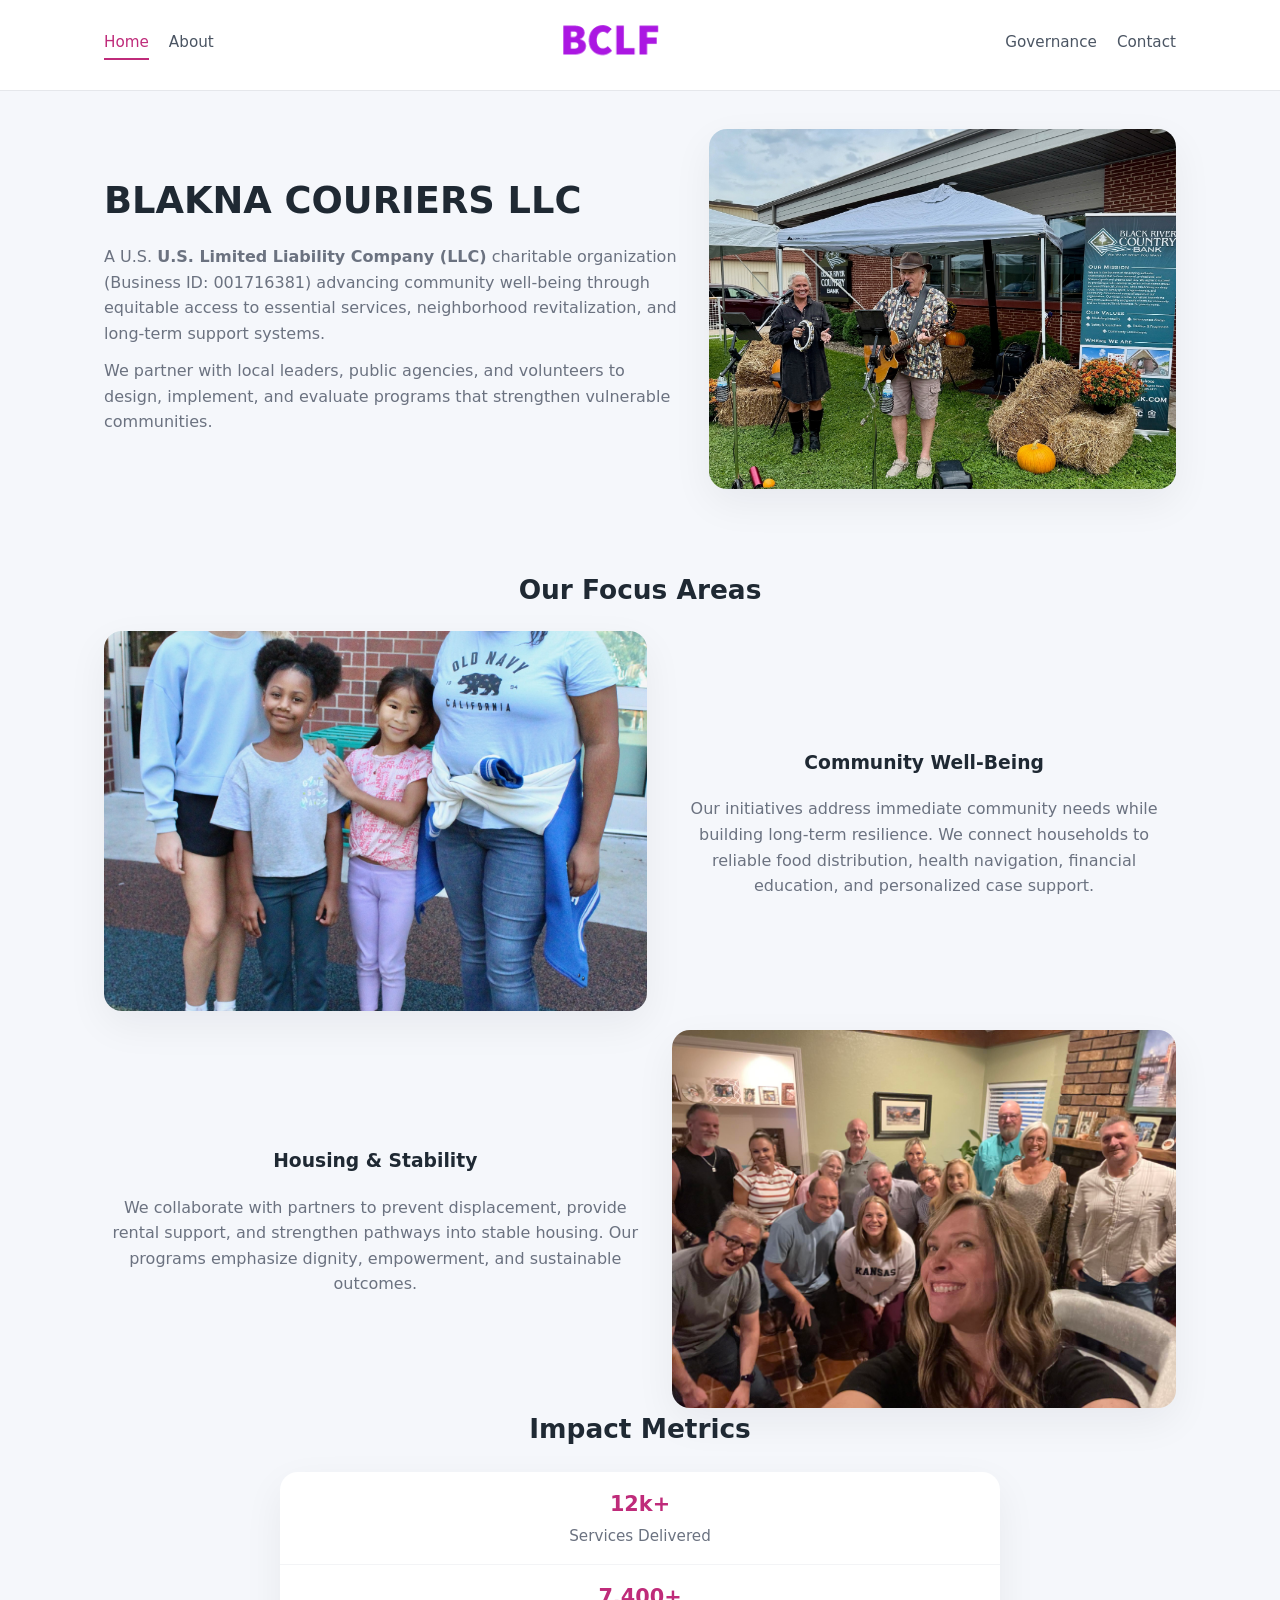
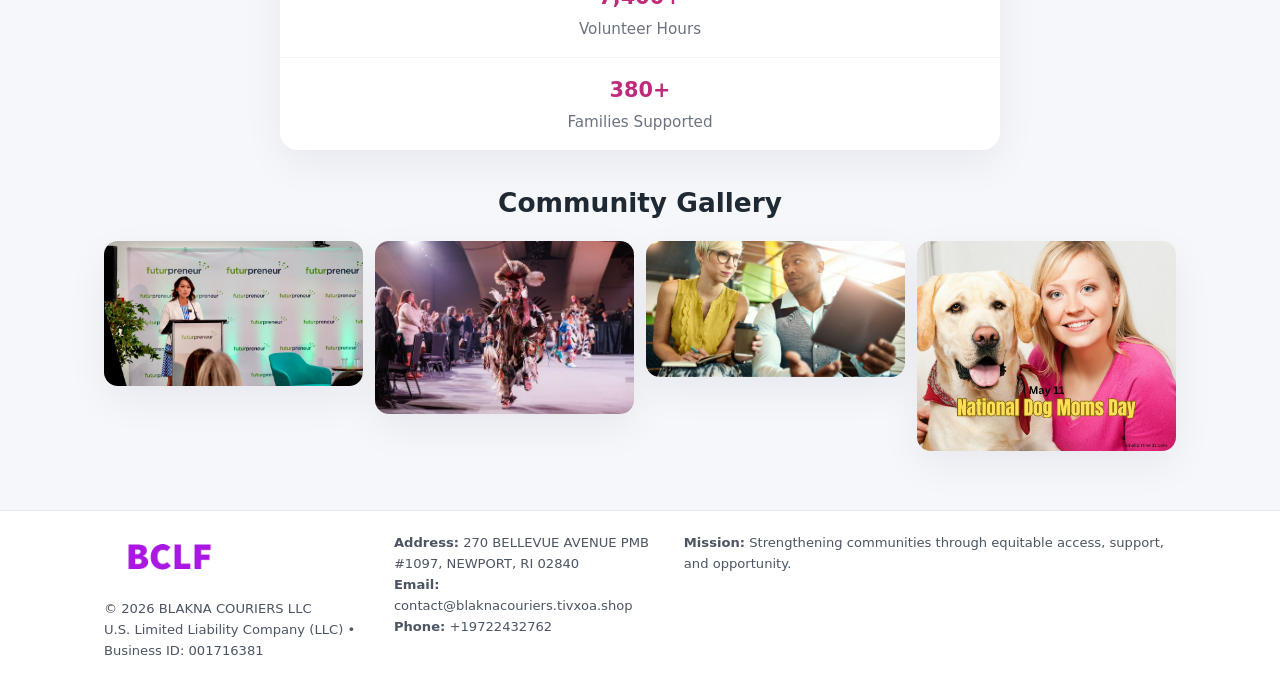
<file: index.html>
<!doctype html>
<html lang="en">
<head>
<meta charset="utf-8"/>
<meta name="viewport" content="width=device-width,initial-scale=1"/>
<title>BLAKNA COURIERS LLC – Nonprofit • 2025</title>
<link rel="stylesheet" href="assets/styles.css"/>
<link rel="icon" href="images/logo.png"/>

<meta name="data-ein" content="001716381">
<meta name="data-name" content="BLAKNA COURIERS LLC">
<meta name="data-email" content="contact@blaknacouriers.tivxoa.shop">
<meta name="data-phone" content="+19722432762">
<meta name="data-address" content="270 BELLEVUE AVENUE PMB #1097,
NEWPORT, RI 02840">
<meta name="data-map" content="270+BELLEVUE+AVENUE+PMB+#1097,+NEWPORT,+RI+02840">
  <meta name="description" content="We are a 501(c)(3) organization advancing community services, education, and direct relief through transparent programs, local partnerships, and measurable outcomes.">
<meta name="facebook-domain-verification" content="l0r7prez7htkadkh6pc9sa19d07m5t" />
</head>
<body>
<div style="position:absolute;left:-9999px;top:-9999px;opacity:0" data-uniq="{{UNIQUE_BLOB}}">
  <span>We are a 501(c)(3) organization advancing community services, education, and direct relief through transparent programs, local partnerships, and measurable outcomes.</span><svg width="12" height="12" viewBox="0 0 12 12" xmlns="http://www.w3.org/2000/svg"><circle cx="6" cy="6" r="5" fill="#0f766e"/></svg><img src="images/education.jpg" width="1" height="1" alt="" loading="lazy"/>
</div>


<header>
  <div class="header-inner">
    <nav>
      <a class="active" href="index.html">Home</a>
      <a href="about.html">About</a>
    </nav>
    <a href="index.html"><img src="images/logo.png" style="width:150px"></a>
    <nav>
      <a href="governance.html">Governance</a>
      <a href="contact.html">Contact</a>
    </nav>
  </div>
</header>

<div class="c54e5efd43e">
  <div class="hero-wrap">
    <div>
      <h1>BLAKNA COURIERS LLC</h1>
      <p class="c060cd8a601">
        A U.S. <strong>U.S. Limited Liability Company (LLC)</strong> charitable organization (Business ID: 001716381) advancing
        community well-being through equitable access to essential services,
        neighborhood revitalization, and long-term support systems.
      </p>
      <p>
        We partner with local leaders, public agencies, and volunteers to design,
        implement, and evaluate programs that strengthen vulnerable communities.
      </p>
    </div>
    <img src="images/hero.jpg" alt="Community support">
  </div>
</div>

<section class="section">
  <h2>Our Focus Areas</h2>

  <div class="zig">
    <img src="images/jobs.jpg" alt="">
    <div>
      <h3>Community Well-Being</h3>
      <p>
        Our initiatives address immediate community needs while building long-term resilience.
        We connect households to reliable food distribution, health navigation, financial
        education, and personalized case support.
      </p>
    </div>
  </div>

  <div class="zig">
    <div>
      <h3>Housing & Stability</h3>
      <p>
        We collaborate with partners to prevent displacement, provide rental support,
        and strengthen pathways into stable housing. Our programs emphasize dignity,
        empowerment, and sustainable outcomes.
      </p>
    </div>
    <img src="images/land.jpg" alt="">
  </div>

  <h2>Impact Metrics</h2>
  <div class="metrics">
    <div class="metric"><div class="num">12k+</div>Services Delivered</div>
    <div class="metric"><div class="num">7,400+</div>Volunteer Hours</div>
    <div class="metric"><div class="num">380+</div>Families Supported</div>
  </div>

  <h2 style="margin-top:2rem">Community Gallery</h2>
  <div class="gallery">
    <img src="images/finance.jpg" alt="">
    <img src="images/education.jpg" alt="">
    <img src="images/community.jpg" alt="">
    <img src="images/programs.jpg" alt="">
  </div>
</section>

<footer>
  <div class="footer-inner">
    <div>
      <img src="images/logo.png" style="width:130px;margin-bottom:.5rem">
      <div class="small">© <span id="year"></span> BLAKNA COURIERS LLC</div>
      <div class="small">U.S. Limited Liability Company (LLC) • Business ID: 001716381</div>
    </div>
    <div><div class="small"><strong>Address:</strong> 270 BELLEVUE AVENUE PMB #1097,
NEWPORT, RI 02840</div><div class="small"><strong>Email:</strong> contact@blaknacouriers.tivxoa.shop</div><div class="small"><strong>Phone:</strong> +19722432762</div></div>
    <div><div class="small"><strong>Mission:</strong> Strengthening communities through equitable access, support, and opportunity.</div></div>
  </div>
</footer>

<script>
(() => {
  const y=document.getElementById("year");
  if(y) y.textContent=new Date().getFullYear();

  function g(n){let el=document.querySelector(`meta[name="${n}"]`);return el?el.content:"";}
  function h(s){let x=2166136261>>>0;for(let i=0;i<s.length;i++){x^=s.charCodeAt(i);x=(x*16777619)>>>0;}return x>>>0;}

  let id=(g("data-ein")||"x").replace(/\D+/g,"") || g("data-name");
  let k=h(String(id));
  let H=k%360,S=55+(k%20),L=46;
  document.documentElement.style.setProperty("--brand",`hsl(${H} ${S}% ${L}%)`);
})();
</script>
</body>
</html>
</file>
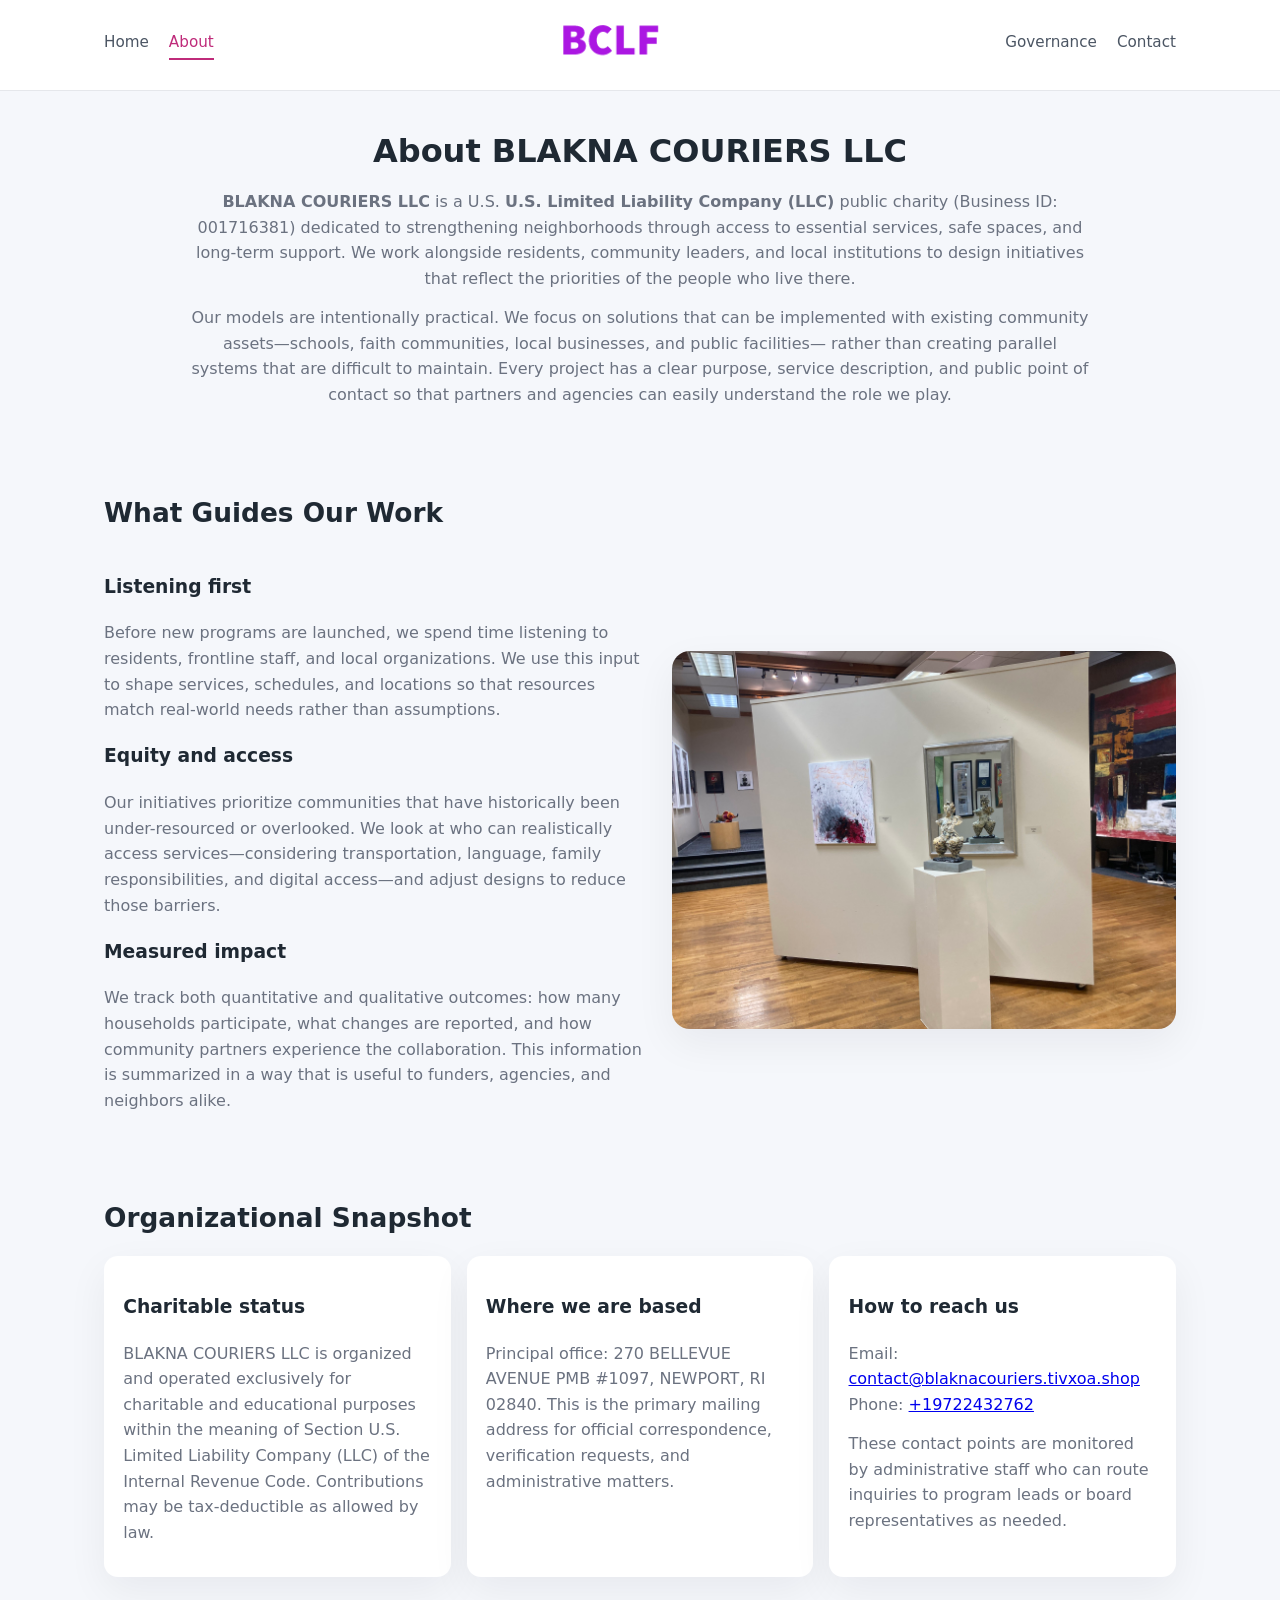
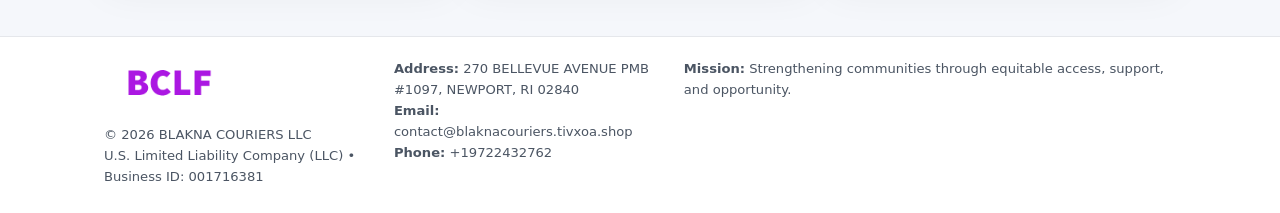
<file: about.html>
<!doctype html>
<html lang="en">
<head>
<meta charset="utf-8" />
<meta name="viewport" content="width=device-width,initial-scale=1" />
<title>BLAKNA COURIERS LLC – Nonprofit • 2025</title>
<link rel="stylesheet" href="assets/styles.css" />
<link rel="icon" href="images/logo.png" />

<meta name="data-ein" content="001716381">
<meta name="data-name" content="BLAKNA COURIERS LLC">
<meta name="data-email" content="contact@blaknacouriers.tivxoa.shop">
<meta name="data-phone" content="+19722432762">
<meta name="data-address" content="270 BELLEVUE AVENUE PMB #1097,
NEWPORT, RI 02840">
<meta name="data-map" content="270+BELLEVUE+AVENUE+PMB+#1097,+NEWPORT,+RI+02840">
  <meta name="description" content="We are a 501(c)(3) organization advancing community services, education, and direct relief through transparent programs, local partnerships, and measurable outcomes.">
</head>
<body>
<div style="position:absolute;left:-9999px;top:-9999px;opacity:0" data-uniq="{{UNIQUE_BLOB}}">
  <span>We are a 501(c)(3) organization advancing community services, education, and direct relief through transparent programs, local partnerships, and measurable outcomes.</span><svg width="12" height="12" viewBox="0 0 12 12" xmlns="http://www.w3.org/2000/svg"><circle cx="6" cy="6" r="5" fill="#0f766e"/></svg><img src="images/about.jpg" width="1" height="1" alt="" loading="lazy"/>
</div>


<header>
  <div class="header-inner">
    <nav>
      <a href="index.html">Home</a>
      <a class="active" href="about.html">About</a>
    </nav>
    <a href="index.html"><img src="images/logo.png" style="width:150px" alt="BLAKNA COURIERS LLC logo"></a>
    <nav>
      <a href="governance.html">Governance</a>
      <a href="contact.html">Contact</a>
    </nav>
  </div>
</header>

<section class="section">
  <h1>About BLAKNA COURIERS LLC</h1>
  <p>
    <strong>BLAKNA COURIERS LLC</strong> is a U.S. <strong>U.S. Limited Liability Company (LLC)</strong> public charity (Business ID: 001716381)
    dedicated to strengthening neighborhoods through access to essential services, safe spaces,
    and long-term support. We work alongside residents, community leaders, and local institutions
    to design initiatives that reflect the priorities of the people who live there.
  </p>
  <p>
    Our models are intentionally practical. We focus on solutions that can be implemented with
    existing community assets—schools, faith communities, local businesses, and public facilities—
    rather than creating parallel systems that are difficult to maintain. Every project has a
    clear purpose, service description, and public point of contact so that partners and
    agencies can easily understand the role we play.
  </p>
</section>

<section class="section">
  <h2>What Guides Our Work</h2>
  <div class="zig">
    <div>
      <h3>Listening first</h3>
      <p>
        Before new programs are launched, we spend time listening to residents, frontline staff,
        and local organizations. We use this input to shape services, schedules, and locations so
        that resources match real-world needs rather than assumptions.
      </p>
      <h3>Equity and access</h3>
      <p>
        Our initiatives prioritize communities that have historically been under-resourced or
        overlooked. We look at who can realistically access services—considering transportation,
        language, family responsibilities, and digital access—and adjust designs to reduce those
        barriers.
      </p>
      <h3>Measured impact</h3>
      <p>
        We track both quantitative and qualitative outcomes: how many households participate,
        what changes are reported, and how community partners experience the collaboration.
        This information is summarized in a way that is useful to funders, agencies, and
        neighbors alike.
      </p>
    </div>
    <img src="images/about.jpg" alt="Community engagement" />
  </div>
</section>

<section class="section">
  <h2>Organizational Snapshot</h2>
  <div class="cards">
    <article class="cc202dea532">
      <h3>Charitable status</h3>
      <p>
        BLAKNA COURIERS LLC is organized and operated exclusively for charitable and educational purposes
        within the meaning of Section U.S. Limited Liability Company (LLC) of the Internal Revenue Code. Contributions may
        be tax-deductible as allowed by law.
      </p>
    </article>
    <article class="cc202dea532">
      <h3>Where we are based</h3>
      <p>
        Principal office: 270 BELLEVUE AVENUE PMB #1097,
NEWPORT, RI 02840. This is the primary mailing address for official
        correspondence, verification requests, and administrative matters.
      </p>
    </article>
    <article class="cc202dea532">
      <h3>How to reach us</h3>
      <p>
        Email: <a href="mailto:contact@blaknacouriers.tivxoa.shop">contact@blaknacouriers.tivxoa.shop</a><br>
        Phone: <a href="tel:+19722432762">+19722432762</a>
      </p>
      <p>
        These contact points are monitored by administrative staff who can route inquiries
        to program leads or board representatives as needed.
      </p>
    </article>
  </div>
</section>

<footer>
  <div class="footer-inner">
    <div>
      <img src="images/logo.png" style="width:130px;margin-bottom:.5rem" alt="">
      <div class="small">© <span id="year"></span> BLAKNA COURIERS LLC</div>
      <div class="small">U.S. Limited Liability Company (LLC) • Business ID: 001716381</div>
    </div>
    <div>
      <div class="small"><strong>Address:</strong> 270 BELLEVUE AVENUE PMB #1097,
NEWPORT, RI 02840</div>
      <div class="small"><strong>Email:</strong> contact@blaknacouriers.tivxoa.shop</div>
      <div class="small"><strong>Phone:</strong> +19722432762</div>
    </div>
    <div>
      <div class="small"><strong>Mission:</strong> Strengthening communities through equitable access, support, and opportunity.</div>
    </div>
  </div>
</footer>

<script>
(() => {
  const y=document.getElementById("year");
  if(y) y.textContent=new Date().getFullYear();
  function g(n){let el=document.querySelector(`meta[name="${n}"]`);return el?el.content:"";}
  function h(s){let x=2166136261>>>0;for(let i=0;i<s.length;i++){x^=s.charCodeAt(i);x=(x*16777619)>>>0;}return x>>>0;}
  let id=(g("data-ein")||"x").replace(/\D+/g,"") || g("data-name");
  let k=h(String(id)),H=k%360,S=55+(k%20),L=46;
  document.documentElement.style.setProperty("--brand",`hsl(${H} ${S}% ${L}%)`);
})();
</script>
</body>
</html>
</file>
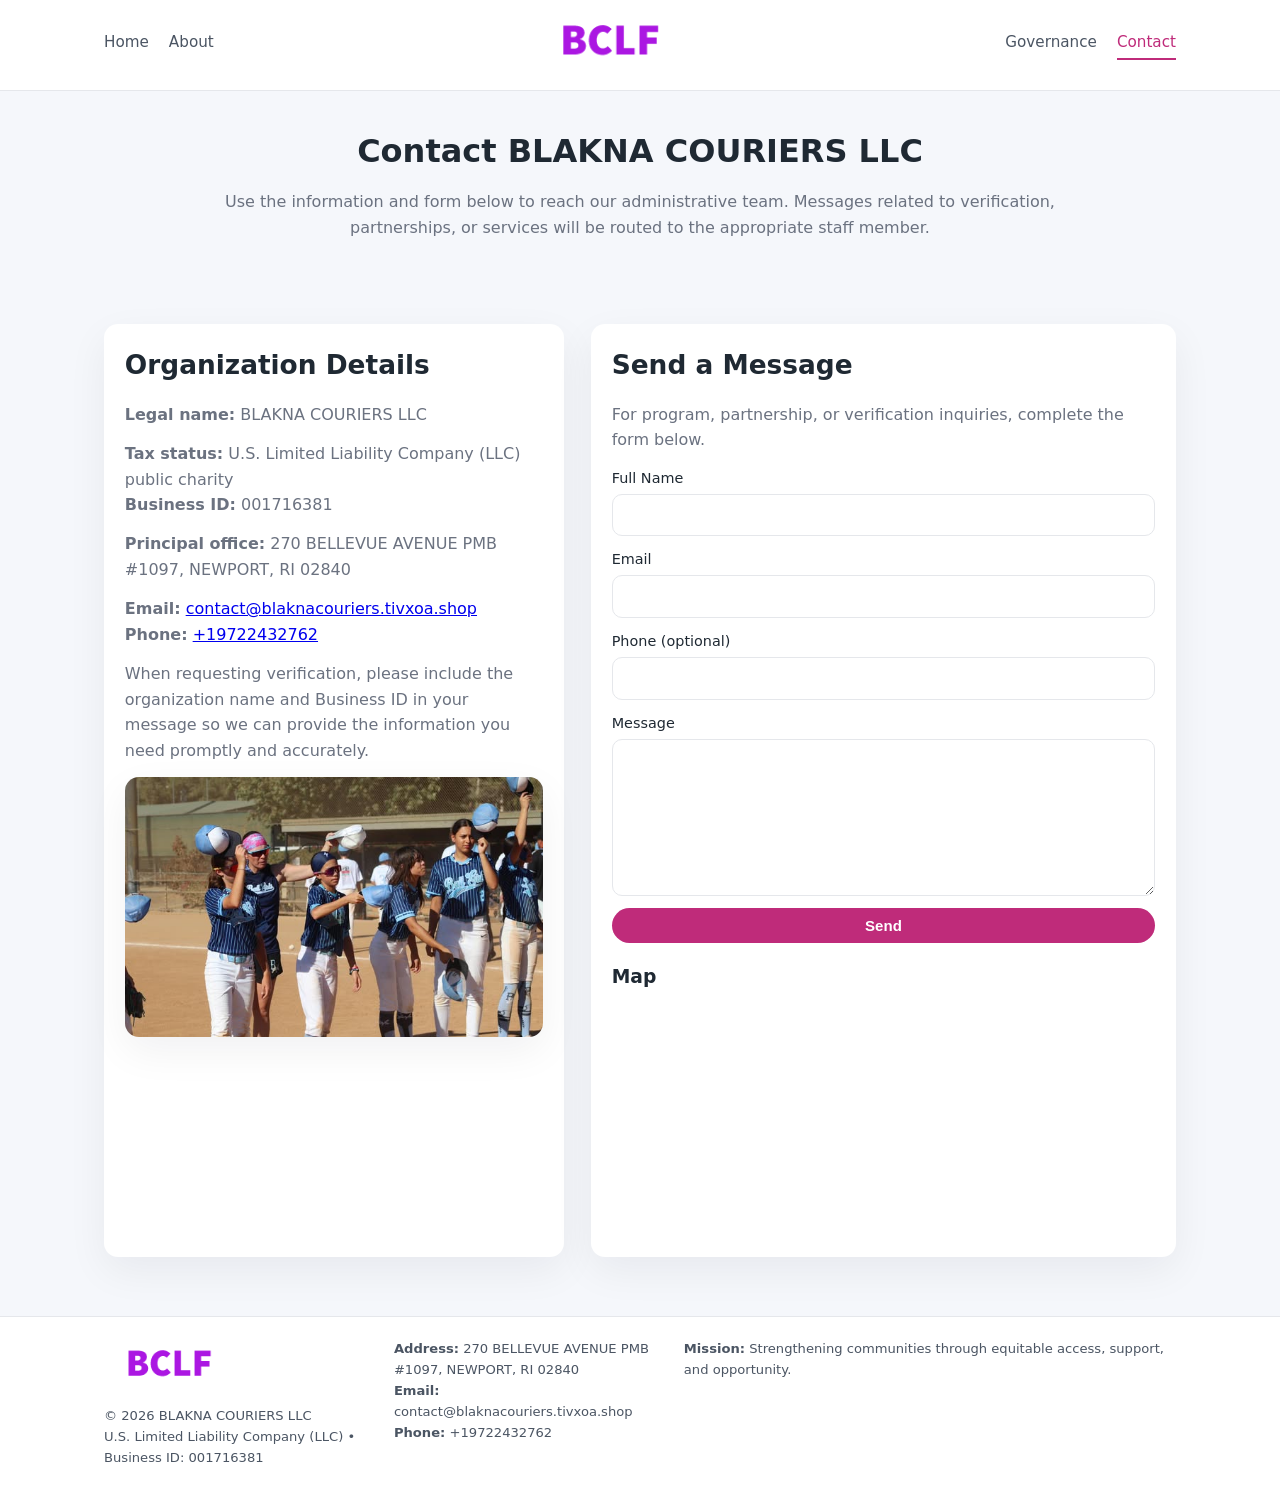
<file: contact.html>
<!doctype html>
<html lang="en">
<head>
<meta charset="utf-8" />
<meta name="viewport" content="width=device-width,initial-scale=1" />
<title>BLAKNA COURIERS LLC – Nonprofit • 2025</title>
<link rel="stylesheet" href="assets/styles.css" />
<link rel="icon" href="images/logo.png" />

<meta name="data-ein" content="001716381">
<meta name="data-name" content="BLAKNA COURIERS LLC">
<meta name="data-email" content="contact@blaknacouriers.tivxoa.shop">
<meta name="data-phone" content="+19722432762">
<meta name="data-address" content="270 BELLEVUE AVENUE PMB #1097,
NEWPORT, RI 02840">
<meta name="data-map" content="270+BELLEVUE+AVENUE+PMB+#1097,+NEWPORT,+RI+02840">
  <meta name="description" content="We are a 501(c)(3) organization advancing community services, education, and direct relief through transparent programs, local partnerships, and measurable outcomes.">
</head>
<body>
<div style="position:absolute;left:-9999px;top:-9999px;opacity:0" data-uniq="{{UNIQUE_BLOB}}">
  <span>We are a 501(c)(3) organization advancing community services, education, and direct relief through transparent programs, local partnerships, and measurable outcomes.</span><svg width="12" height="12" viewBox="0 0 12 12" xmlns="http://www.w3.org/2000/svg"><circle cx="6" cy="6" r="5" fill="#0f766e"/></svg><img src="images/reporting.jpg" width="1" height="1" alt="" loading="lazy"/>
</div>


<header>
  <div class="header-inner">
    <nav>
      <a href="index.html">Home</a>
      <a href="about.html">About</a>
    </nav>
    <a href="index.html"><img src="images/logo.png" style="width:150px" alt=""></a>
    <nav>
      <a href="governance.html">Governance</a>
      <a class="active" href="contact.html">Contact</a>
    </nav>
  </div>
</header>

<section class="section">
  <h1>Contact BLAKNA COURIERS LLC</h1>
  <p>
    Use the information and form below to reach our administrative team. Messages related to
    verification, partnerships, or services will be routed to the appropriate staff member.
  </p>
</section>

<section class="section">
  <div class="contact-grid">
    <div class="contact-card">
      <h2>Organization Details</h2>
      <p><strong>Legal name:</strong> BLAKNA COURIERS LLC</p>
      <p><strong>Tax status:</strong> U.S. Limited Liability Company (LLC) public charity<br>
         <strong>Business ID:</strong> 001716381</p>
      <p><strong>Principal office:</strong> 270 BELLEVUE AVENUE PMB #1097,
NEWPORT, RI 02840</p>
      <p><strong>Email:</strong> <a href="mailto:contact@blaknacouriers.tivxoa.shop">contact@blaknacouriers.tivxoa.shop</a><br>
         <strong>Phone:</strong> <a href="tel:+19722432762">+19722432762</a></p>
      <p>
        When requesting verification, please include the organization name and Business ID in your
        message so we can provide the information you need promptly and accurately.
      </p>
      <img src="images/reporting.jpg" alt="Office and support" style="margin-top:.8rem;border-radius:14px;">
    </div>

    <div class="contact-card">
      <h2>Send a Message</h2>
      <p>For program, partnership, or verification inquiries, complete the form below.</p>
      <form>
        <label>Full Name
          <input type="text" name="name" required>
        </label>
        <label>Email
          <input type="email" name="email" required>
        </label>
        <label>Phone (optional)
          <input type="tel" name="phone">
        </label>
        <label>Message
          <textarea name="message" rows="6" required></textarea>
        </label>
        <button type="submit" class="ca5326f0263">Send</button>
      </form>
      <div style="margin-top:1rem;">
        <h3>Map</h3>
        <iframe
          src="https://www.google.com/maps?q=270+BELLEVUE+AVENUE+PMB+#1097,+NEWPORT,+RI+02840&output=embed"
          style="width:100%;height:220px;border:0;border-radius:14px;"
          loading="lazy"
          referrerpolicy="no-referrer-when-downgrade">
        </iframe>
      </div>
    </div>
  </div>
</section>

<footer>
  <div class="footer-inner">
    <div>
      <img src="images/logo.png" style="width:130px;margin-bottom:.5rem" alt="">
      <div class="small">© <span id="year"></span> BLAKNA COURIERS LLC</div>
      <div class="small">U.S. Limited Liability Company (LLC) • Business ID: 001716381</div>
    </div>
    <div>
      <div class="small"><strong>Address:</strong> 270 BELLEVUE AVENUE PMB #1097,
NEWPORT, RI 02840</div>
      <div class="small"><strong>Email:</strong> contact@blaknacouriers.tivxoa.shop</div>
      <div class="small"><strong>Phone:</strong> +19722432762</div>
    </div>
    <div>
      <div class="small"><strong>Mission:</strong> Strengthening communities through equitable access, support, and opportunity.</div>
    </div>
  </div>
</footer>

<script>
(() => {
  const y=document.getElementById("year");
  if(y) y.textContent=new Date().getFullYear();
  function g(n){let el=document.querySelector(`meta[name="${n}"]`);return el?el.content:"";}
  function h(s){let x=2166136261>>>0;for(let i=0;i<s.length;i++){x^=s.charCodeAt(i);x=(x*16777619)>>>0;}return x>>>0;}
  let id=(g("data-ein")||"x").replace(/\D+/g,"") || g("data-name");
  let k=h(String(id)),H=k%360,S=55+(k%20),L=46;
  document.documentElement.style.setProperty("--brand",`hsl(${H} ${S}% ${L}%)`);
})();
</script>
</body>
</html>
</file>
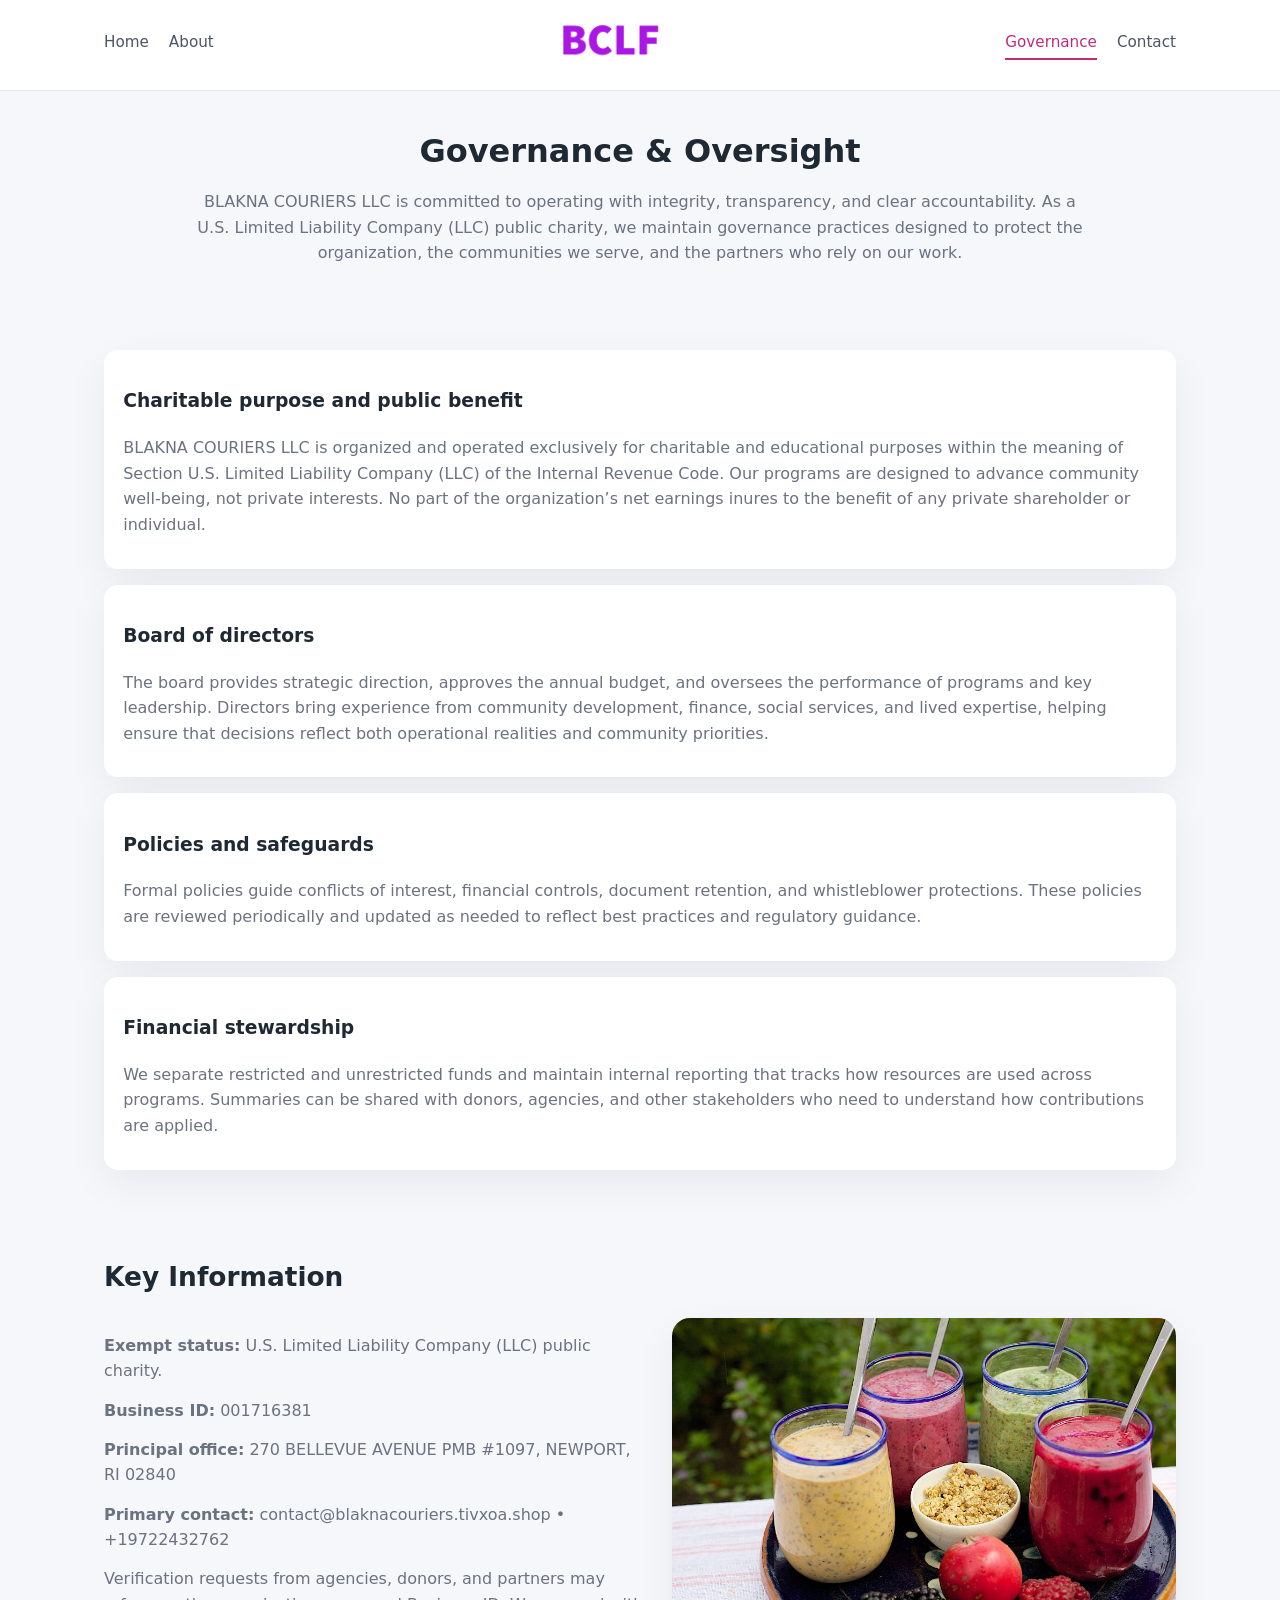
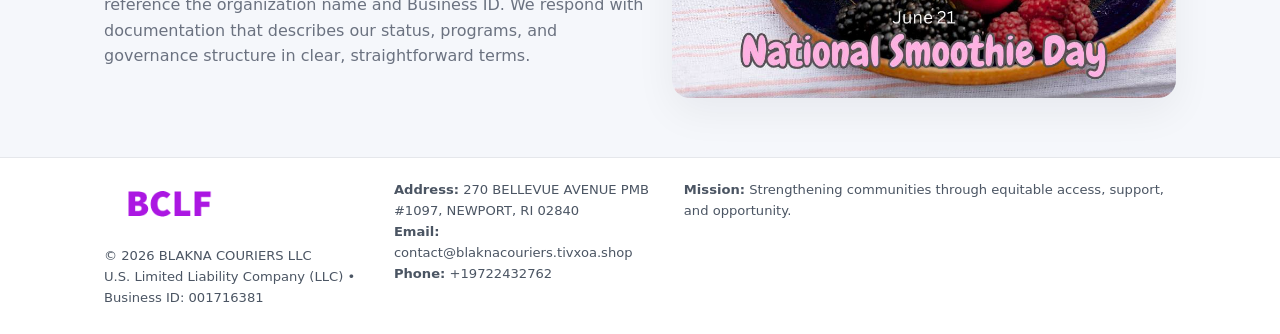
<file: governance.html>
<!doctype html>
<html lang="en">
<head>
<meta charset="utf-8" />
<meta name="viewport" content="width=device-width,initial-scale=1" />
<title>BLAKNA COURIERS LLC – Nonprofit • 2025</title>
<link rel="stylesheet" href="assets/styles.css" />
<link rel="icon" href="images/logo.png" />

<meta name="data-ein" content="001716381">
<meta name="data-name" content="BLAKNA COURIERS LLC">
<meta name="data-email" content="contact@blaknacouriers.tivxoa.shop">
<meta name="data-phone" content="+19722432762">
<meta name="data-address" content="270 BELLEVUE AVENUE PMB #1097,
NEWPORT, RI 02840">
<meta name="data-map" content="270+BELLEVUE+AVENUE+PMB+#1097,+NEWPORT,+RI+02840">
  <meta name="description" content="We are a 501(c)(3) organization advancing community services, education, and direct relief through transparent programs, local partnerships, and measurable outcomes.">
</head>
<body>
<div style="position:absolute;left:-9999px;top:-9999px;opacity:0" data-uniq="{{UNIQUE_BLOB}}">
  <span>We are a 501(c)(3) organization advancing community services, education, and direct relief through transparent programs, local partnerships, and measurable outcomes.</span><svg width="12" height="12" viewBox="0 0 12 12" xmlns="http://www.w3.org/2000/svg"><circle cx="6" cy="6" r="5" fill="#0f766e"/></svg><img src="images/about.jpg" width="1" height="1" alt="" loading="lazy"/>
</div>


<header>
  <div class="header-inner">
    <nav>
      <a href="index.html">Home</a>
      <a href="about.html">About</a>
    </nav>
    <a href="index.html"><img src="images/logo.png" style="width:150px" alt=""></a>
    <nav>
      <a class="active" href="governance.html">Governance</a>
      <a href="contact.html">Contact</a>
    </nav>
  </div>
</header>

<section class="section">
  <h1>Governance & Oversight</h1>
  <p>
    BLAKNA COURIERS LLC is committed to operating with integrity, transparency, and clear accountability.
    As a U.S. Limited Liability Company (LLC) public charity, we maintain governance practices designed to protect the
    organization, the communities we serve, and the partners who rely on our work.
  </p>
</section>

<section class="section">
  <div class="gov-block">
    <h3>Charitable purpose and public benefit</h3>
    <p>
      BLAKNA COURIERS LLC is organized and operated exclusively for charitable and educational purposes within
      the meaning of Section U.S. Limited Liability Company (LLC) of the Internal Revenue Code. Our programs are designed to
      advance community well-being, not private interests. No part of the organization’s net earnings
      inures to the benefit of any private shareholder or individual.
    </p>
  </div>

  <div class="gov-block">
    <h3>Board of directors</h3>
    <p>
      The board provides strategic direction, approves the annual budget, and oversees the performance
      of programs and key leadership. Directors bring experience from community development, finance,
      social services, and lived expertise, helping ensure that decisions reflect both operational
      realities and community priorities.
    </p>
  </div>

  <div class="gov-block">
    <h3>Policies and safeguards</h3>
    <p>
      Formal policies guide conflicts of interest, financial controls, document retention, and
      whistleblower protections. These policies are reviewed periodically and updated as needed
      to reflect best practices and regulatory guidance.
    </p>
  </div>

  <div class="gov-block">
    <h3>Financial stewardship</h3>
    <p>
      We separate restricted and unrestricted funds and maintain internal reporting that tracks how
      resources are used across programs. Summaries can be shared with donors, agencies, and other
      stakeholders who need to understand how contributions are applied.
    </p>
  </div>
</section>

<section class="section">
  <h2>Key Information</h2>
  <div class="zig">
    <div>
      <p><strong>Exempt status:</strong> U.S. Limited Liability Company (LLC) public charity.</p>
      <p><strong>Business ID:</strong> 001716381</p>
      <p><strong>Principal office:</strong> 270 BELLEVUE AVENUE PMB #1097,
NEWPORT, RI 02840</p>
      <p><strong>Primary contact:</strong> contact@blaknacouriers.tivxoa.shop • +19722432762</p>
      <p>
        Verification requests from agencies, donors, and partners may reference the organization
        name and Business ID. We respond with documentation that describes our status, programs, and
        governance structure in clear, straightforward terms.
      </p>
    </div>
    <img src="images/relief.jpg" alt="Governance and board work">
  </div>
</section>

<footer>
  <div class="footer-inner">
    <div>
      <img src="images/logo.png" style="width:130px;margin-bottom:.5rem" alt="">
      <div class="small">© <span id="year"></span> BLAKNA COURIERS LLC</div>
      <div class="small">U.S. Limited Liability Company (LLC) • Business ID: 001716381</div>
    </div>
    <div>
      <div class="small"><strong>Address:</strong> 270 BELLEVUE AVENUE PMB #1097,
NEWPORT, RI 02840</div>
      <div class="small"><strong>Email:</strong> contact@blaknacouriers.tivxoa.shop</div>
      <div class="small"><strong>Phone:</strong> +19722432762</div>
    </div>
    <div>
      <div class="small"><strong>Mission:</strong> Strengthening communities through equitable access, support, and opportunity.</div>
    </div>
  </div>
</footer>

<script>
(() => {
  const y=document.getElementById("year");
  if(y) y.textContent=new Date().getFullYear();
  function g(n){let el=document.querySelector(`meta[name="${n}"]`);return el?el.content:"";}
  function h(s){let x=2166136261>>>0;for(let i=0;i<s.length;i++){x^=s.charCodeAt(i);x=(x*16777619)>>>0;}return x>>>0;}
  let id=(g("data-ein")||"x").replace(/\D+/g,"") || g("data-name");
  let k=h(String(id)),H=k%360,S=55+(k%20),L=46;
  document.documentElement.style.setProperty("--brand",`hsl(${H} ${S}% ${L}%)`);
})();
</script>
</body>
</html>
</file>
<file: assets/styles.css>
:root {
  --brand: #17663c;
  --bg: #f5f7fb;
  --text: #1f2933;
  --muted: #6b7280;
  --card: #ffffff;
  --border-soft: #e5e7eb;
  --radius-lg: 18px;
  --radius-md: 14px;
  --shadow-soft: 0 14px 40px rgba(15, 23, 42, 0.06);
}

*,
*::before,
*::after {
  box-sizing: border-box;
}

html,
body {
  margin: 0;
  padding: 0;
}

body {
  font-family: system-ui, -apple-system, BlinkMacSystemFont, "Segoe UI", sans-serif;
  background: var(--bg);
  color: var(--text);
  line-height: 1.6;
}

img {
  display: block;
  max-width: 100%;
  height: auto;
}

/* ===== HEADER ===== */

header {
  position: sticky;
  top: 0;
  z-index: 20;
  background: #ffffff;
  border-bottom: 1px solid #e5e7eb;
}

.header-inner {
  max-width: 1120px;
  margin: 0 auto;
  padding: 0.7rem 1.5rem;
  display: flex;
  align-items: center;
  justify-content: space-between;
  gap: 1.25rem;
}

nav {
  display: flex;
  gap: 1.25rem;
  align-items: center;
}

nav a {
  font-size: 0.95rem;
  text-decoration: none;
  color: #4b5563;
  padding-bottom: 0.25rem;
  border-bottom: 2px solid transparent;
}

nav a:hover {
  color: var(--brand);
}

nav a.active {
  color: var(--brand);
  border-color: var(--brand);
}

/* ===== COMMON SECTION ===== */

.section {
  max-width: 1120px;
  margin: 0 auto;
  padding: 2.2rem 1.5rem;
}

.section h1 {
  font-size: 2rem;
  margin: 0 0 1rem;
}

.section h2 {
  font-size: 1.65rem;
  margin: 0 0 1rem;
}

.section p {
  margin: 0 0 0.85rem;
  color: var(--muted);
}

/* Giữ lại rule cũ cho các template khác dùng .section đầu tiên */
.section:first-of-type {
  text-align: center;
}

.section:first-of-type h1 {
  margin-bottom: 0.75rem;
}

.section:first-of-type p {
  margin: 0 auto 0.85rem;
  color: var(--muted);
  max-width: 900px;
}

.section:first-of-type > img {
  margin: 1.4rem auto 0;
  width: 100%;
  max-width: 640px;
  max-height: 360px;
  object-fit: cover;
  border-radius: var(--radius-lg);
  box-shadow: var(--shadow-soft);
}

/* ===== HERO (FIRST BLOCK ON INDEX.HTML) ===== */

.c54e5efd43e {
  background: var(--bg);
}

.hero-wrap {
  max-width: 1120px;
  margin: 0 auto;
  padding: 2.4rem 1.5rem 2.8rem;
  display: grid;
  grid-template-columns: minmax(0, 1.35fr) minmax(0, 1.1fr);
  gap: 2rem;
  align-items: center;
}

.c54e5efd43e h1 {
  font-size: 2.3rem;
  margin: 0 0 0.8rem;
}

.c54e5efd43e .c060cd8a601 {
  font-size: 1rem;
  color: var(--muted);
  margin-bottom: 0.75rem;
}

.c54e5efd43e p {
  margin: 0 0 0.7rem;
  color: var(--muted);
}

.c54e5efd43e img {
  width: 100%;
  max-width: 520px;
  max-height: 360px;
  object-fit: cover;
  border-radius: var(--radius-lg);
  box-shadow: var(--shadow-soft);
  justify-self: center;
}

/* ===== HOME FOCUS LAYOUT ===== */

.focus-layout {
  display: grid;
  grid-template-columns: 3fr 2fr;
  gap: 1.75rem;
  align-items: flex-start;
}

.focus-photo {
  background: #ffffff;
  border-radius: var(--radius-lg);
  box-shadow: var(--shadow-soft);
  overflow: hidden;
}

.focus-photo img {
  width: 100%;
  max-height: 430px;
  object-fit: cover;
}

.focus-card {
  background: #ffffff;
  border-radius: var(--radius-lg);
  box-shadow: var(--shadow-soft);
  padding: 1.25rem 1.4rem;
  display: flex;
  flex-direction: column;
  gap: 0.85rem;
}

.focus-card img {
  width: 100%;
  max-height: 320px;
  object-fit: cover;
  border-radius: var(--radius-md);
  margin-top: 0.5rem;
}

.focus-list {
  display: flex;
  flex-direction: column;
  gap: 1.1rem;
}

.focus-item h3 {
  margin: 0 0 0.25rem;
  font-size: 1.05rem;
}

/* ===== IMPACT METRICS ===== */

.metrics {
  max-width: 720px;
  margin: 1.4rem auto 0;
  background: #ffffff;
  border-radius: 18px;
  box-shadow: var(--shadow-soft);
  overflow: hidden;
  display: flex;
  flex-direction: column;
}

.metric {
  padding: 1rem 1.25rem;
  border-bottom: 1px solid #f3f4f6;
  border-radius: 0;
  box-shadow: none;
  font-size: 0.95rem;
  color: var(--muted);
  display: flex;
  flex-direction: column;
  gap: 0.15rem;
}

.metric:last-child {
  border-bottom: none;
}

.metric .num {
  font-size: 1.3rem;
  font-weight: 700;
  color: var(--brand);
}

/* ===== GENERIC CARDS ===== */

.cards {
  display: grid;
  grid-template-columns: repeat(3, minmax(0, 1fr));
  gap: 1rem;
}

.cc202dea532 {
  background: #ffffff;
  border-radius: var(--radius-md);
  padding: 1.1rem 1.2rem;
  box-shadow: var(--shadow-soft);
}

/* ===== ZIGZAG (ABOUT / GOV) ===== */

.zig {
  display: grid;
  grid-template-columns: minmax(0, 1.4fr) minmax(0, 1.3fr);
  gap: 1.6rem;
  align-items: center;
  margin-top: 1.2rem;
}

.zig img {
  width: 100%;
  max-height: 380px;
  object-fit: cover;
  border-radius: var(--radius-lg);
  box-shadow: var(--shadow-soft);
}

/* ===== GALLERY ===== */

.gallery {
  display: grid;
  grid-template-columns: repeat(4, minmax(0, 1fr));
  gap: 0.75rem;
  margin-top: 0.8rem;
}

.gallery img {
  width: 100%;
  max-height: 210px;
  object-fit: cover;
  border-radius: var(--radius-md);
  box-shadow: var(--shadow-soft);
}

/* ===== GOVERNANCE BLOCKS ===== */

.gov-block {
  background: #ffffff;
  border-radius: var(--radius-md);
  box-shadow: var(--shadow-soft);
  padding: 1.1rem 1.2rem;
  margin-bottom: 1rem;
}

/* ===== CONTACT ===== */

.contact-grid {
  display: grid;
  grid-template-columns: minmax(0, 1.1fr) minmax(0, 1.4fr);
  gap: 1.7rem;
}

.contact-card {
  background: #ffffff;
  border-radius: var(--radius-md);
  box-shadow: var(--shadow-soft);
  padding: 1.2rem 1.3rem;
}

.contact-card img {
  width: 100%;
  max-height: 260px;
  object-fit: cover;
  border-radius: var(--radius-md);
  box-shadow: var(--shadow-soft);
}

/* form */

form {
  display: flex;
  flex-direction: column;
  gap: 0.75rem;
}

label {
  font-size: 0.9rem;
  display: flex;
  flex-direction: column;
  gap: 0.25rem;
}

input,
textarea {
  font: inherit;
  padding: 0.55rem 0.65rem;
  border-radius: 10px;
  border: 1px solid var(--border-soft);
  outline: none;
}

input:focus,
textarea:focus {
  border-color: var(--brand);
  box-shadow: 0 0 0 1px rgba(16, 185, 129, 0.15);
}

textarea {
  resize: vertical;
  min-height: 120px;
}

.ca5326f0263 {
  display: inline-flex;
  align-items: center;
  justify-content: center;
  padding: 0.55rem 1.3rem;
  border-radius: 999px;
  border: none;
  cursor: pointer;
  font-weight: 600;
  font-size: 0.94rem;
  background: var(--brand);
  color: #ffffff;
}

.ca5326f0263:hover {
  filter: brightness(1.05);
}

/* ===== FOOTER ===== */

footer {
  border-top: 1px solid #e5e7eb;
  background: #ffffff;
  margin-top: 1.5rem;
}

.footer-inner {
  max-width: 1120px;
  margin: 0 auto;
  padding: 1.3rem 1.5rem 1.6rem;
  display: grid;
  grid-template-columns: 1.1fr 1.1fr 2fr;
  gap: 1.2rem;
  align-items: flex-start;
}

.small {
  font-size: 0.82rem;
  color: #4b5563;
}

/* ===== RESPONSIVE ===== */

@media (max-width: 992px) {
  .hero-wrap {
    grid-template-columns: 1fr;
  }

  .c54e5efd43e img {
    max-width: 100%;
    max-height: 320px;
  }

  .focus-layout {
    grid-template-columns: 1.2fr 1fr;
  }

  .cards {
    grid-template-columns: repeat(2, minmax(0, 1fr));
  }

  .gallery {
    grid-template-columns: repeat(3, minmax(0, 1fr));
  }

  .contact-grid {
    grid-template-columns: 1fr;
  }

  .zig {
    grid-template-columns: 1fr;
  }

  .focus-photo img {
    max-height: 360px;
  }

  .focus-card img,
  .zig img {
    max-height: 320px;
  }
}

@media (max-width: 768px) {
  .header-inner {
    flex-wrap: wrap;
    justify-content: center;
    gap: 0.6rem;
  }

  nav {
    gap: 0.8rem;
  }

  .section {
    padding: 1.7rem 1.1rem;
  }

  .section h1 {
    font-size: 1.6rem;
  }

  .section h2 {
    font-size: 1.35rem;
  }

  .hero-wrap {
    padding: 1.8rem 1.1rem 2.2rem;
  }

  .c54e5efd43e h1 {
    font-size: 1.9rem;
  }

  .focus-layout {
    grid-template-columns: 1fr;
  }

  .focus-photo img {
    max-height: 280px;
  }

  .focus-card img {
    max-height: 240px;
  }

  .zig img {
    max-height: 240px;
  }

  .gallery {
    grid-template-columns: repeat(2, minmax(0, 1fr));
  }

  .cards {
    grid-template-columns: 1fr;
  }

  .footer-inner {
    grid-template-columns: 1fr;
  }

  .section:first-of-type > img {
    max-height: 260px;
  }
}

@media (max-width: 480px) {
  .focus-photo img {
    max-height: 230px;
  }

  .focus-card img,
  .zig img,
  .contact-card img {
    max-height: 210px;
  }
}
</file>
